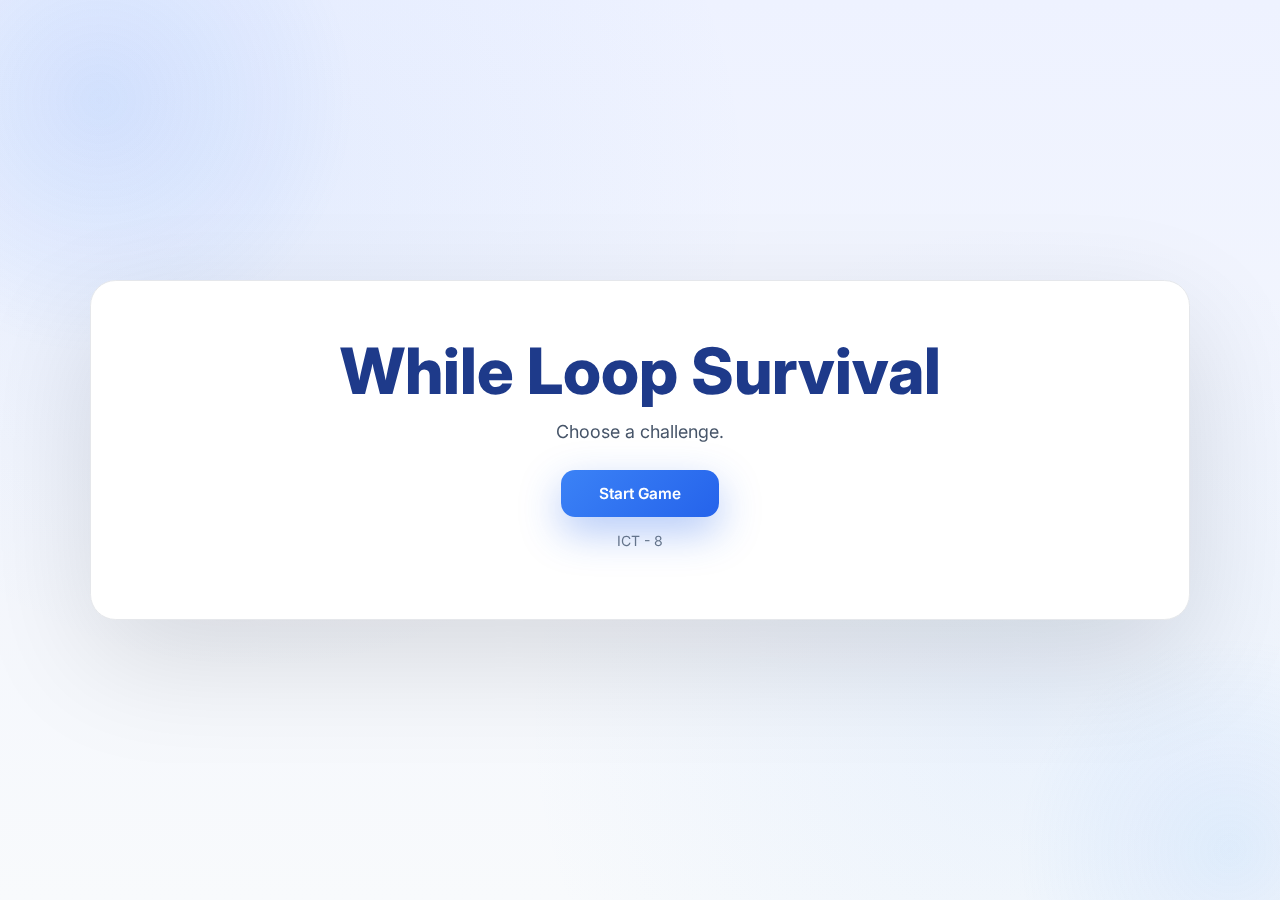
<file: index.html>
<!doctype html>
<html lang="en">
  <head>
    <meta charset="UTF-8" />
    <meta name="viewport" content="width=device-width, initial-scale=1.0" />
    <title>While Loop Survival</title>

    <!-- Bootstrap -->
    <link
      href="https://cdn.jsdelivr.net/npm/bootstrap@5.3.2/dist/css/bootstrap.min.css"
      rel="stylesheet"
    />
    <link rel="icon" type="image" href="../icon.png" />

    <!-- Google Font (modern clean) -->
    <link
      href="https://fonts.googleapis.com/css2?family=Inter:wght@300;400;600;700&display=swap"
      rel="stylesheet"
    />

    <!-- CSS -->
    <link rel="stylesheet" href="../css/style.css" />
  </head>

  <body>
    <!-- HERO CONTAINER -->
    <div class="home-wrapper">
      <div class="home-card">
        <h1 class="home-title">While Loop Survival</h1>
        <p class="home-sub">Choose a challenge.</p>

        <a href="games.html" class="start-btn-main"> Start Game </a>

        <p class="home-foot">ICT - 8</p>
      </div>
    </div>
  </body>
</html>
</file>
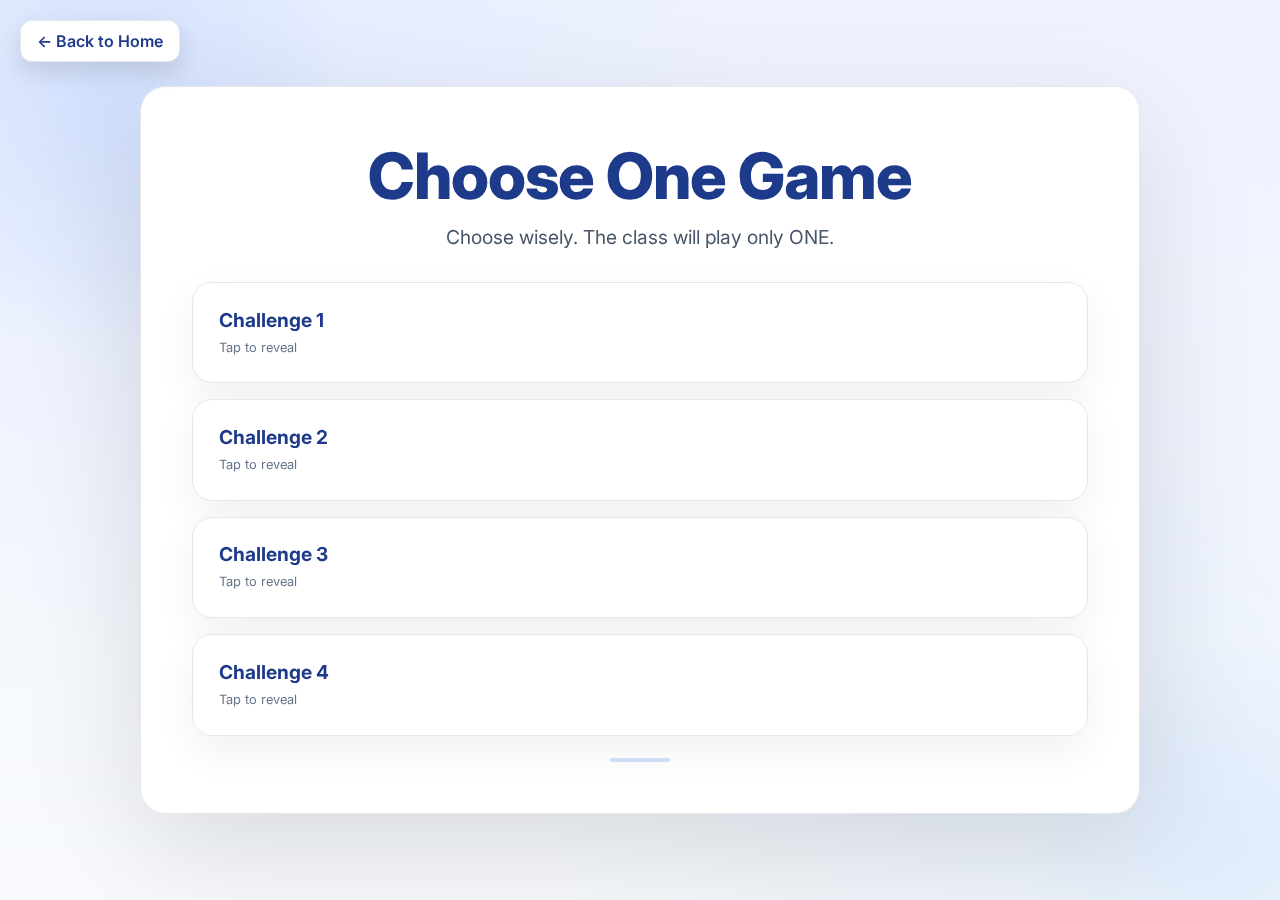
<file: games.html>
<!doctype html>
<html lang="en">
  <head>
    <meta charset="UTF-8" />
    <meta name="viewport" content="width=device-width, initial-scale=1.0" />
    <title>Select a Game</title>

    <!-- Bootstrap -->
    <link
      href="https://cdn.jsdelivr.net/npm/bootstrap@5.3.2/dist/css/bootstrap.min.css"
      rel="stylesheet"
    />
    <link rel="icon" type="image" href="./icon.png" />
    <!-- Font -->
    <link
      href="https://fonts.googleapis.com/css2?family=Inter:wght@300;400;600;700&display=swap"
      rel="stylesheet"
    />

    <link rel="stylesheet" href="./css/style.css" />
  </head>

  <body>
    <a href="index.html" class="back-home-btn"> ← Back to Home </a>
    <div class="page-bg">
      <div class="main-card">
        <h1 class="title mb-2">Choose One Game</h1>
        <p class="subtitle mb-4">
          Choose wisely. The class will play only ONE.
        </p>

        <div class="game-list">
          <div class="game-card-long" onclick="selectGame(this, 'game1')">
            <h3>Challenge 1</h3>
            <p>Tap to reveal</p>
          </div>

          <div class="game-card-long" onclick="selectGame(this, 'game2')">
            <h3>Challenge 2</h3>
            <p>Tap to reveal</p>
          </div>

          <div class="game-card-long" onclick="selectGame(this, 'game3')">
            <h3>Challenge 3</h3>
            <p>Tap to reveal</p>
          </div>

          <div class="game-card-long" onclick="selectGame(this, 'game4')">
            <h3>Challenge 4</h3>
            <p>Tap to reveal</p>
          </div>
        </div>
      </div>
    </div>

    <!-- POPUP GAME WINDOW -->
    <div id="gameModal" class="game-modal d-none">
      <div class="game-modal-content">
        <div id="colorBox" class="color-box mb-4 d-none"></div>

        <h2 id="gameTitle" class="modal-title mb-3"></h2>
        <div id="gameDesc" class="code-box"></div>

        <div id="rngBox" class="rng-box d-none">
          <div id="rngNumber">0</div>
          <button id="rngBtn" class="btn btn-primary mt-3">
            Generate Number
          </button>
        </div>

        <button id="startColorGame" class="btn btn-primary mt-3 d-none">
          Start Color Loop
        </button>

        <br /><br />
        <button class="btn btn-secondary mt-2" onclick="closeGame()">
          Close Game
        </button>
      </div>
    </div>

    <script src="./javascript/script.js"></script>
  </body>
</html>
</file>
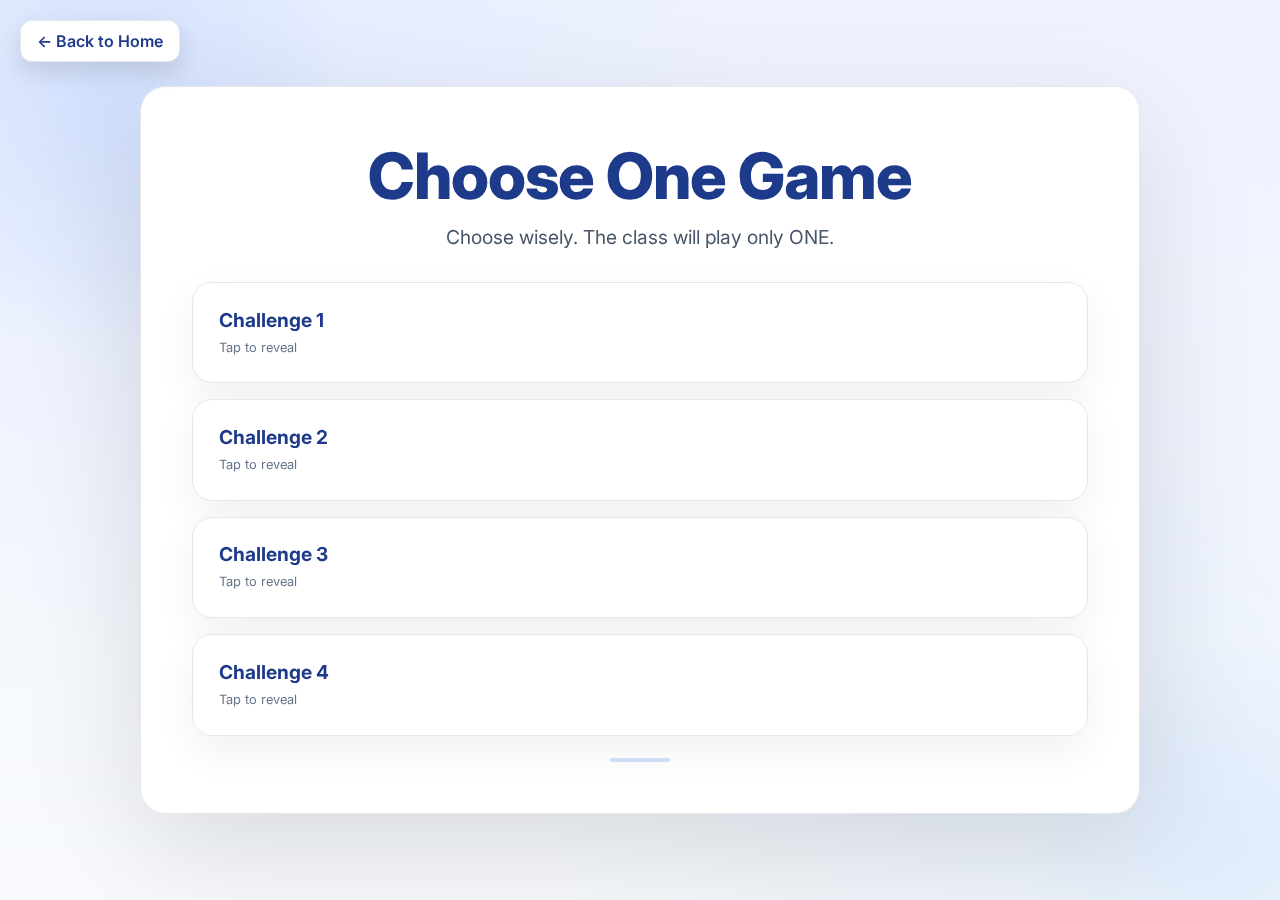
<file: html/games.html>
<!doctype html>
<html lang="en">
  <head>
    <meta charset="UTF-8" />
    <meta name="viewport" content="width=device-width, initial-scale=1.0" />
    <title>Select a Game</title>

    <!-- Bootstrap -->
    <link
      href="https://cdn.jsdelivr.net/npm/bootstrap@5.3.2/dist/css/bootstrap.min.css"
      rel="stylesheet"
    />
    <link rel="icon" type="image" href="../icon.png" />
    <!-- Font -->
    <link
      href="https://fonts.googleapis.com/css2?family=Inter:wght@300;400;600;700&display=swap"
      rel="stylesheet"
    />

    <link rel="stylesheet" href="../css/style.css" />
  </head>

  <body>
    <a href="index.html" class="back-home-btn"> ← Back to Home </a>
    <div class="page-bg">
      <div class="main-card">
        <h1 class="title mb-2">Choose One Game</h1>
        <p class="subtitle mb-4">
          Choose wisely. The class will play only ONE.
        </p>

        <div class="game-list">
          <div class="game-card-long" onclick="selectGame(this, 'game1')">
            <h3>Challenge 1</h3>
            <p>Tap to reveal</p>
          </div>

          <div class="game-card-long" onclick="selectGame(this, 'game2')">
            <h3>Challenge 2</h3>
            <p>Tap to reveal</p>
          </div>

          <div class="game-card-long" onclick="selectGame(this, 'game3')">
            <h3>Challenge 3</h3>
            <p>Tap to reveal</p>
          </div>

          <div class="game-card-long" onclick="selectGame(this, 'game4')">
            <h3>Challenge 4</h3>
            <p>Tap to reveal</p>
          </div>
        </div>
      </div>
    </div>

    <!-- POPUP GAME WINDOW -->
    <div id="gameModal" class="game-modal d-none">
      <div class="game-modal-content">
        <div id="colorBox" class="color-box mb-4 d-none"></div>

        <h2 id="gameTitle" class="modal-title mb-3"></h2>
        <div id="gameDesc" class="code-box"></div>

        <div id="rngBox" class="rng-box d-none">
          <div id="rngNumber">0</div>
          <button id="rngBtn" class="btn btn-primary mt-3">
            Generate Number
          </button>
        </div>

        <button id="startColorGame" class="btn btn-primary mt-3 d-none">
          Start Color Loop
        </button>

        <br /><br />
        <button class="btn btn-secondary mt-2" onclick="closeGame()">
          Close Game
        </button>
      </div>
    </div>

    <script src="../javascript/script.js"></script>
  </body>
</html>
</file>
<file: css/style.css>
/* =========================================================
   ROOT VARIABLES (FLUID SCALING)
========================================================= */
:root {
  --space-lg: clamp(30px, 4vw, 80px);
  --space-md: clamp(18px, 2vw, 40px);
  --radius-lg: clamp(16px, 2vw, 28px);
}

/* =========================================================
   BASE + BACKGROUND
========================================================= */
body {
  font-family: "Inter", sans-serif;
  background:
    radial-gradient(circle at 20% 20%, #3b82f610, transparent 40%),
    radial-gradient(circle at 80% 80%, #60a5fa15, transparent 40%),
    linear-gradient(180deg, #eef2ff, #f8fafc);
  margin: 0;
  color: #0f172a;
}

/* floating glow */
body::before {
  content: "";
  position: fixed;
  width: 600px;
  height: 600px;
  background: radial-gradient(circle, #3b82f620, transparent 60%);
  top: -200px;
  left: -200px;
  z-index: -1;
}
body::after {
  content: "";
  position: fixed;
  width: 500px;
  height: 500px;
  background: radial-gradient(circle, #60a5fa20, transparent 60%);
  bottom: -200px;
  right: -200px;
  z-index: -1;
}

/* =========================================================
   TITLES
========================================================= */
.title {
  font-size: clamp(32px, 5vw, 64px);
  font-weight: 800;
  color: #1e3a8a;
  letter-spacing: -1px;
  margin-bottom: 8px;
}

.subtitle {
  font-size: clamp(16px, 1.5vw, 22px);
  color: #475569;
}

/* =========================================================
   CENTER LAYOUT
========================================================= */
.page-bg {
  min-height: 100vh;
  display: flex;
  justify-content: center;
  align-items: center;
  padding: var(--space-md);
}

/* =========================================================
   MAIN CARD
========================================================= */
.main-card {
  background: white;
  padding: var(--space-lg);
  border-radius: var(--radius-lg);
  box-shadow: 0 40px 120px rgba(0, 0, 0, 0.12);
  border: 1px solid #e5e7eb;
  width: min(1000px, 92vw); /* wider */
  text-align: center;
  position: relative;
}

/* divider */
.main-card::after {
  content: "";
  display: block;
  width: 60px;
  height: 4px;
  background: #2563eb;
  margin: 22px auto 0 auto;
  border-radius: 4px;
  opacity: 0.2;
}

/* =========================================================
   HOME CARD
========================================================= */
.home-wrapper {
  min-height: 100vh;
  display: flex;
  justify-content: center;
  align-items: center;
}

.home-card {
  background: white;
  padding: var(--space-lg);
  border-radius: var(--radius-lg);
  text-align: center;
  box-shadow: 0 40px 120px rgba(0, 0, 0, 0.12);
  border: 1px solid #e5e7eb;
  width: min(1100px, 92vw); /* bigger */
}

.home-title {
  font-size: clamp(34px, 5vw, 70px);
  font-weight: 800;
  color: #1e3a8a;
  margin-bottom: 10px;
}

.home-sub {
  font-size: clamp(16px, 1.4vw, 22px);
  color: #475569;
  margin-bottom: 35px;
}

.home-foot {
  margin-top: 25px;
  color: #64748b;
  font-size: 14px;
}

/* =========================================================
   BUTTONS
========================================================= */
.start-btn-main,
.btn-primary {
  background: linear-gradient(135deg, #3b82f6, #2563eb);
  border: none;
  border-radius: 14px;
  padding: 14px clamp(26px, 3vw, 48px);
  font-size: clamp(15px, 1.2vw, 20px);
  font-weight: 600;
  color: white;
  text-decoration: none;
  box-shadow: 0 15px 40px rgba(37, 99, 235, 0.35);
  transition: 0.25s;
}

.start-btn-main:hover,
.btn-primary:hover {
  transform: translateY(-3px);
  box-shadow: 0 25px 60px rgba(37, 99, 235, 0.45);
}

#startColorGame {
  font-size: clamp(18px, 1.4vw, 22px);
  padding: 16px 42px;
  border-radius: 14px;
  box-shadow: 0 15px 40px rgba(37, 99, 235, 0.4);
}

/* =========================================================
   GAME LIST
========================================================= */
.game-list {
  width: 100%;
  margin-top: 30px;
}

/* =========================================================
   GAME CARDS
========================================================= */
.game-card-long {
  background: white;
  border-radius: 20px;
  padding: clamp(16px, 2vw, 28px);
  margin: 16px 0;
  cursor: pointer;
  border: 1px solid #e5e7eb;
  transition: 0.25s;
  text-align: left;
  box-shadow: 0 15px 40px rgba(0, 0, 0, 0.06);
  font-size: clamp(15px, 1.1vw, 18px);
}

.game-card-long:hover {
  transform: translateY(-6px) scale(1.02);
  border: 1px solid #2563eb;
  box-shadow: 0 25px 60px rgba(37, 99, 235, 0.18);
}

.game-card-long h3 {
  font-size: clamp(18px, 1.5vw, 24px);
  margin: 0;
  font-weight: 700;
  color: #1e3a8a;
}

.game-card-long p {
  margin: 6px 0 0 0;
  font-size: clamp(12px, 1vw, 15px);
  color: #64748b;
}

/* =========================================================
   MODAL
========================================================= */
.game-modal {
  position: fixed;
  inset: 0;
  background: rgba(15, 23, 42, 0.55);
  display: flex;
  align-items: center;
  justify-content: center;
  z-index: 999;
  backdrop-filter: blur(6px);
}

.game-modal-content {
  background: white;
  padding: clamp(25px, 4vw, 60px);
  border-radius: 28px;
  width: min(1000px, 92vw);

  /* ⭐ important fixes */
  max-height: 90vh; /* prevents giant modal */
  overflow: auto; /* scroll inside if needed */

  text-align: center;
  box-shadow: 0 40px 120px rgba(0, 0, 0, 0.2);
}

/* =========================================================
   MODAL TEXT
========================================================= */
.modal-title {
  font-size: clamp(24px, 3vw, 38px);
  font-weight: 800;
  color: #1e3a8a;
  margin-bottom: 15px;
}

#gameDesc {
  margin-top: 10px;
}

/* =========================================================
   CODE BOX (CODECOMBAT STYLE)
========================================================= */
.code-box {
  background: #0b132b;
  color: white;
  font-family: "Courier New", monospace;
  padding: clamp(18px, 3vw, 30px);
  border-radius: 18px;
  text-align: left;
  font-size: clamp(16px, 1.3vw, 26px);
  line-height: 1.9;
  box-shadow: inset 0 0 40px rgba(0, 0, 0, 0.6);
}

/* code colors */
.code-key {
  color: #38bdf8;
  font-weight: 700;
}

.code-act {
  color: #facc15;
  font-weight: 600;
}

.code-cond {
  color: #e2e8f0;
}

.code-comment {
  color: #a1a1a1;
  font-style: italic;
}

/* =========================================================
   RNG NUMBER
========================================================= */
#rngNumber {
  font-size: clamp(40px, 6vw, 110px);
  font-weight: 800;
  color: #1e3a8a;
}
/* ================= COLOR REACTION DISPLAY ================= */
.color-box {
  width: 100%;
  height: clamp(180px, 28vh, 340px); /* MUCH bigger */
  border-radius: 24px;
  margin-bottom: 0;
  border: 4px solid #cbd5e1;

  box-shadow:
    inset 0 0 60px rgba(0, 0, 0, 0.6),
    0 20px 80px rgba(0, 0, 0, 0.25);

  transition: all 0.25s ease;
  position: relative;
  overflow: hidden;
}
/* pulsing tension effect */
@keyframes pulseGlow {
  0% {
    transform: scale(1);
  }
  50% {
    transform: scale(1.02);
  }
  100% {
    transform: scale(1);
  }
}

.color-box.running {
  animation: pulseGlow 1.4s infinite;
}

/* glowing effect when active */
.color-box.active {
  box-shadow:
    inset 0 0 80px rgba(0, 0, 0, 0.8),
    0 0 40px rgba(59, 130, 246, 0.45),
    0 25px 80px rgba(0, 0, 0, 0.35);
}
/* =========================================================
   BACK BUTTON
========================================================= */
.back-home-btn {
  position: fixed;
  top: 20px;
  left: 20px;
  text-decoration: none;
  background: white;
  padding: 8px 16px;
  border-radius: 12px;
  font-weight: 600;
  color: #1e3a8a;
  box-shadow: 0 10px 25px rgba(0, 0, 0, 0.12);
  border: 1px solid #e5e7eb;
  transition: 0.2s;
  z-index: 999;
}

.back-home-btn:hover {
  background: #2563eb;
  color: white;
  transform: translateY(-2px);
}

/* ================= MODAL ANIMATION ================= */

/* open animation */
.game-modal {
  animation: fadeIn 0.25s ease;
}

.game-modal-content {
  animation: modalPop 0.28s ease;
}

/* close animation */
.game-modal.closing {
  animation: fadeOut 0.25s ease forwards;
}

.game-modal-content.closing {
  animation: modalClose 0.25s ease forwards;
}

/* keyframes */
@keyframes fadeIn {
  from {
    opacity: 0;
  }
  to {
    opacity: 1;
  }
}

@keyframes fadeOut {
  from {
    opacity: 1;
  }
  to {
    opacity: 0;
  }
}

@keyframes modalPop {
  from {
    transform: scale(0.85);
    opacity: 0;
  }
  to {
    transform: scale(1);
    opacity: 1;
  }
}

@keyframes modalClose {
  from {
    transform: scale(1);
    opacity: 1;
  }
  to {
    transform: scale(0.85);
    opacity: 0;
  }
}
/* tighten spacing for game modals */
.game-modal-content h2 {
  margin-bottom: 10px;
}

.code-box {
  margin-top: 10px;
  margin-bottom: 18px;
}

/* ================= GAME CARDS ================= */
.game-card {
  cursor: pointer;
  border: 1px solid #e5e7eb;
  transition: 0.25s;
}
/* ================= CLEAN WHILE EXECUTION EFFECT ================= */

.running-loop {
  position: relative;
  display: inline-block; /* keeps animation inside word only */
  color: #38bdf8 !important;
  font-weight: 700;
  padding: 0 2px;

  /* smooth glow pulse */
  animation: whileGlow 2s ease-in-out infinite;
}

/* moving highlight INSIDE the word only */
.running-loop::after {
  content: "";
  position: absolute;
  inset: 0;
  border-radius: 4px;

  background: linear-gradient(
    90deg,
    transparent 0%,
    rgba(56, 189, 248, 0.35) 50%,
    transparent 100%
  );

  opacity: 0.6;
  pointer-events: none;

  /* back and forth motion */
  animation: whileSweep 2.2s ease-in-out infinite alternate;
}

/* soft glow pulse */
@keyframes whileGlow {
  0% {
    text-shadow: 0 0 0 rgba(56, 189, 248, 0);
  }
  50% {
    text-shadow:
      0 0 8px rgba(56, 189, 248, 0.45),
      0 0 18px rgba(56, 189, 248, 0.25);
  }
  100% {
    text-shadow: 0 0 0 rgba(56, 189, 248, 0);
  }
}

/* back and forth sweep INSIDE word */
@keyframes whileSweep {
  from {
    transform: translateX(-30%);
  }
  to {
    transform: translateX(30%);
  }
}
</file>
